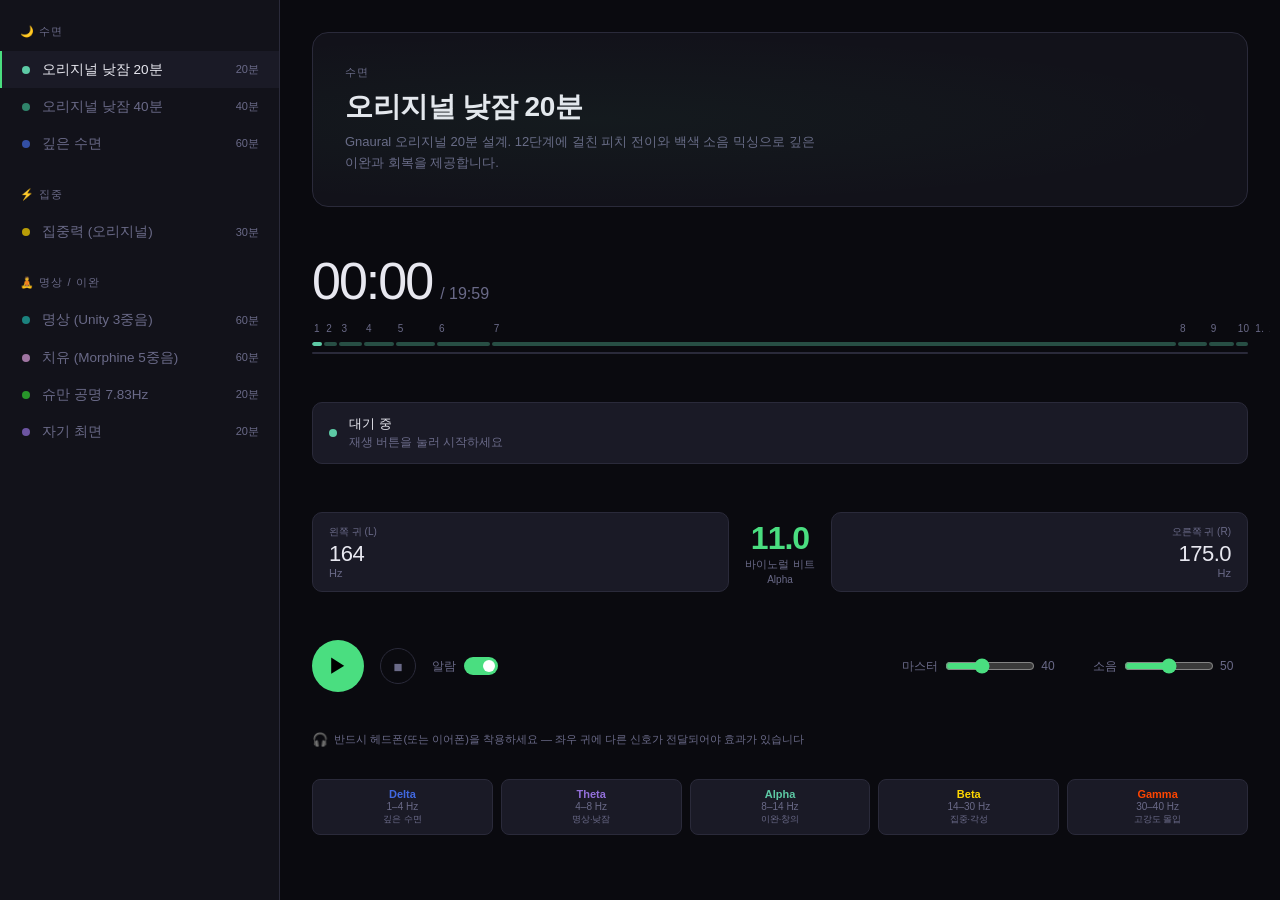
<file: binaural-beats.html>
<!DOCTYPE html>
<html lang="ko">
<head>
<meta charset="UTF-8">
<meta name="viewport" content="width=device-width, initial-scale=1.0">
<title>Binaural Beats</title>
<style>
*{box-sizing:border-box;margin:0;padding:0}
:root{
  --bg:#0a0a0f;
  --surface:#12121a;
  --surface2:#1a1a26;
  --border:#2a2a3a;
  --text:#e8e8f0;
  --muted:#6a6a88;
  --accent:#4ade80;
}
body{background:var(--bg);color:var(--text);font-family:'SF Pro Display',-apple-system,BlinkMacSystemFont,'Segoe UI',sans-serif;min-height:100vh;padding:0}

/* Layout */
.app{display:grid;grid-template-columns:280px 1fr;min-height:100vh}
.sidebar{background:var(--surface);border-right:1px solid var(--border);padding:1.5rem 0;overflow-y:auto}
.main{padding:2rem;display:flex;flex-direction:column;gap:1.5rem}

/* Sidebar */
.sidebar-title{font-size:11px;letter-spacing:.1em;color:var(--muted);text-transform:uppercase;padding:0 1.25rem;margin-bottom:.75rem}
.category{margin-bottom:1.5rem}
.preset-btn{width:100%;text-align:left;background:none;border:none;cursor:pointer;padding:.6rem 1.25rem;display:flex;align-items:center;gap:.75rem;color:var(--muted);font-size:13.5px;transition:all .15s;border-left:2px solid transparent}
.preset-btn:hover{color:var(--text);background:var(--surface2)}
.preset-btn.active{color:var(--text);border-left-color:var(--accent);background:var(--surface2)}
.preset-btn .dot{width:8px;height:8px;border-radius:50%;flex-shrink:0;opacity:.7}
.preset-btn.active .dot{opacity:1}
.preset-btn .pname{flex:1;font-weight:500}
.preset-btn .pdur{font-size:11px;color:var(--muted)}

/* Now playing card */
.now-playing{background:var(--surface);border:1px solid var(--border);border-radius:16px;padding:2rem;position:relative;overflow:hidden}
.np-wave{position:absolute;inset:0;opacity:.04;background:radial-gradient(ellipse at 30% 50%, var(--accent) 0%, transparent 70%);pointer-events:none}
.np-category{font-size:11px;letter-spacing:.1em;text-transform:uppercase;color:var(--muted);margin-bottom:.5rem}
.np-name{font-size:28px;font-weight:600;letter-spacing:-.5px;margin-bottom:.4rem}
.np-desc{font-size:13px;color:var(--muted);line-height:1.6;max-width:480px}

/* Timer */
.timer-block{display:flex;align-items:baseline;gap:.5rem;margin:1.5rem 0 1rem}
.timer-elapsed{font-size:52px;font-weight:300;letter-spacing:-2px;font-variant-numeric:tabular-nums;line-height:1}
.timer-total{font-size:16px;color:var(--muted)}

/* Progress */
.progress-wrap{margin-bottom:1.5rem}
.phase-labels{display:flex;margin-bottom:.5rem;gap:2px}
.phase-seg-label{font-size:10px;color:var(--muted);overflow:hidden;white-space:nowrap;text-overflow:ellipsis}
.phase-bar{display:flex;height:4px;border-radius:2px;overflow:hidden;gap:2px;margin-bottom:.4rem}
.phase-seg{border-radius:2px;transition:opacity .3s}
.phase-seg.active{opacity:1!important}
.progress-track{height:2px;background:var(--border);border-radius:1px;position:relative;overflow:hidden}
.progress-fill{height:100%;background:var(--accent);border-radius:1px;width:0%;transition:width .9s linear}

/* Freq display */
.freq-row{display:grid;grid-template-columns:1fr auto 1fr;gap:1rem;align-items:center;margin-bottom:1.5rem}
.freq-card{background:var(--surface2);border:1px solid var(--border);border-radius:10px;padding:.75rem 1rem}
.freq-card .fl{font-size:10px;color:var(--muted);margin-bottom:2px}
.freq-card .fv{font-size:22px;font-weight:500;font-variant-numeric:tabular-nums;letter-spacing:-.5px}
.freq-card .fu{font-size:11px;color:var(--muted)}
.beat-badge{text-align:center}
.beat-badge .bv{font-size:32px;font-weight:600;color:var(--accent);font-variant-numeric:tabular-nums;letter-spacing:-1px}
.beat-badge .bl{font-size:11px;color:var(--muted)}
.beat-badge .bw{font-size:10px;color:var(--muted);margin-top:2px}

/* Phase indicator */
.phase-indicator{background:var(--surface2);border:1px solid var(--border);border-radius:10px;padding:.75rem 1rem;display:flex;align-items:center;gap:.75rem;margin-bottom:1.5rem}
.ph-dot{width:8px;height:8px;border-radius:50%;flex-shrink:0;transition:background .5s}
.ph-name{font-size:13px;font-weight:500}
.ph-desc{font-size:12px;color:var(--muted);margin-top:1px}

/* Controls */
.controls{display:flex;align-items:center;gap:1rem}
.btn-play{background:var(--accent);color:#000;border:none;border-radius:50%;width:52px;height:52px;cursor:pointer;display:flex;align-items:center;justify-content:center;font-size:20px;transition:transform .1s,opacity .1s;flex-shrink:0}
.btn-play:hover{opacity:.9}
.btn-play:active{transform:scale(.95)}
.btn-stop{background:none;border:1px solid var(--border);color:var(--muted);border-radius:50%;width:36px;height:36px;cursor:pointer;display:flex;align-items:center;justify-content:center;font-size:15px;transition:all .15s}
.btn-stop:hover{border-color:var(--text);color:var(--text)}
.vol-wrap{display:flex;align-items:center;gap:.5rem;margin-left:auto}
.vol-wrap label{font-size:12px;color:var(--muted)}
.vol-wrap input[type=range]{width:90px;accent-color:var(--accent)}
.vol-wrap span{font-size:12px;color:var(--muted);min-width:28px}
.alarm-wrap{display:flex;align-items:center;gap:.5rem}
.alarm-wrap label{font-size:12px;color:var(--muted)}
.toggle{width:34px;height:18px;border-radius:9px;border:none;cursor:pointer;position:relative;background:var(--border);transition:background .2s;flex-shrink:0}
.toggle.on{background:var(--accent)}
.toggle::after{content:'';position:absolute;top:3px;left:3px;width:12px;height:12px;border-radius:50%;background:#fff;transition:left .2s}
.toggle.on::after{left:19px}
.notice{font-size:11px;color:var(--muted);margin-top:1rem;display:flex;align-items:center;gap:.4rem}
.notice::before{content:'🎧';font-size:13px}

/* Brainwave legend */
.bw-legend{display:grid;grid-template-columns:repeat(5,1fr);gap:8px;margin-top:.5rem}
.bw-item{background:var(--surface2);border:1px solid var(--border);border-radius:8px;padding:.5rem .6rem;text-align:center}
.bw-item .bn{font-size:11px;font-weight:600;margin-bottom:1px}
.bw-item .bf{font-size:10px;color:var(--muted)}
.bw-item .bb{font-size:9px;color:var(--muted);margin-top:1px}

@media(max-width:680px){
  .app{grid-template-columns:1fr;grid-template-rows:auto 1fr}
  .sidebar{border-right:none;border-bottom:1px solid var(--border);display:flex;flex-direction:column;padding:1rem}
  .category{margin-bottom:.75rem}
  .preset-btn{padding:.5rem .75rem;font-size:13px}
  .bw-legend{grid-template-columns:repeat(5,1fr)}
  .freq-row{gap:.5rem}
}
</style>
</head>
<body>
<div class="app">

<!-- SIDEBAR -->
<aside class="sidebar">
  <div class="category">
    <div class="sidebar-title">🌙 수면</div>
    <button class="preset-btn active" data-preset="powernap" onclick="selectPreset(this)">
      <span class="dot" style="background:#5DCAA5"></span>
      <span class="pname">오리지널 낮잠 20분</span>
      <span class="pdur">20분</span>
    </button>
    <button class="preset-btn" data-preset="powernap40" onclick="selectPreset(this)">
      <span class="dot" style="background:#3cb38d"></span>
      <span class="pname">오리지널 낮잠 40분</span>
      <span class="pdur">40분</span>
    </button>
    <button class="preset-btn" data-preset="sleep" onclick="selectPreset(this)">
      <span class="dot" style="background:#4169E1"></span>
      <span class="pname">깊은 수면</span>
      <span class="pdur">60분</span>
    </button>
  </div>
  <div class="category">
    <div class="sidebar-title">⚡ 집중</div>
    <button class="preset-btn" data-preset="focus" onclick="selectPreset(this)">
      <span class="dot" style="background:#FFD700"></span>
      <span class="pname">집중력 (오리지널)</span>
      <span class="pdur">30분</span>
    </button>
  </div>
  <div class="category">
    <div class="sidebar-title">🧘 명상 / 이완</div>
    <button class="preset-btn" data-preset="meditation_unity" onclick="selectPreset(this)">
      <span class="dot" style="background:#20B2AA"></span>
      <span class="pname">명상 (Unity 3중음)</span>
      <span class="pdur">60분</span>
    </button>
    <button class="preset-btn" data-preset="healing_morphine" onclick="selectPreset(this)">
      <span class="dot" style="background:#DDA0DD"></span>
      <span class="pname">치유 (Morphine 5중음)</span>
      <span class="pdur">60분</span>
    </button>
    <button class="preset-btn" data-preset="schumann" onclick="selectPreset(this)">
      <span class="dot" style="background:#32CD32"></span>
      <span class="pname">슈만 공명 7.83Hz</span>
      <span class="pdur">20분</span>
    </button>
    <button class="preset-btn" data-preset="hypnosis" onclick="selectPreset(this)">
      <span class="dot" style="background:#9370DB"></span>
      <span class="pname">자기 최면</span>
      <span class="pdur">20분</span>
    </button>
  </div>
</aside>

<!-- MAIN -->
<main class="main">
  <div class="now-playing">
    <div class="np-wave"></div>
    <div class="np-category" id="np-category">수면</div>
    <div class="np-name" id="np-name">오리지널 낮잠 20분</div>
    <div class="np-desc" id="np-desc">Gnaural 오리지널 20분 설계. 12단계에 걸친 피치 전이와 백색 소음 믹싱으로 깊은 이완과 회복을 제공합니다.</div>
  </div>

  <!-- Timer -->
  <div>
    <div class="timer-block">
      <div class="timer-elapsed" id="elapsed">00:00</div>
      <div class="timer-total" id="timer-total">/ 20:00</div>
    </div>
    <div class="progress-wrap">
      <div class="phase-labels" id="phase-labels"></div>
      <div class="phase-bar" id="phase-bar"></div>
      <div class="progress-track"><div class="progress-fill" id="prog"></div></div>
    </div>
  </div>

  <!-- Phase indicator -->
  <div class="phase-indicator">
    <div class="ph-dot" id="ph-dot" style="background:#5DCAA5"></div>
    <div>
      <div class="ph-name" id="ph-name">대기 중</div>
      <div class="ph-desc" id="ph-desc">재생 버튼을 눌러 시작하세요</div>
    </div>
  </div>

  <!-- Freq display -->
  <div class="freq-row">
    <div class="freq-card">
      <div class="fl">왼쪽 귀 (L)</div>
      <div class="fv" id="freq-l">164</div>
      <div class="fu">Hz</div>
    </div>
    <div class="beat-badge">
      <div class="bv" id="freq-beat">11.0</div>
      <div class="bl">바이노럴 비트</div>
      <div class="bw" id="bw-type">Alpha</div>
    </div>
    <div class="freq-card" style="text-align:right">
      <div class="fl">오른쪽 귀 (R)</div>
      <div class="fv" id="freq-r">175</div>
      <div class="fu">Hz</div>
    </div>
  </div>

  <!-- Controls -->
  <div class="controls">
    <button class="btn-play" id="btn-play" onclick="togglePlay()" aria-label="재생/일시정지">▶</button>
    <button class="btn-stop" onclick="stopAll()" aria-label="정지">■</button>
    <div class="alarm-wrap">
      <label>알람</label>
      <button class="toggle on" id="alarm-toggle" onclick="toggleAlarm()" aria-label="알람 켜기/끄기"></button>
    </div>
    <div class="vol-wrap" style="gap:1.5rem">
      <div style="display:flex;align-items:center;gap:0.4rem">
        <label for="vol">마스터</label>
        <input type="range" id="vol" min="0" max="100" value="40" step="1" oninput="setVol(this.value)">
        <span id="vol-out">40</span>
      </div>
      <div style="display:flex;align-items:center;gap:0.4rem">
        <label for="vol-noise">소음</label>
        <input type="range" id="vol-noise" min="0" max="100" value="50" step="1" oninput="setNoiseVol(this.value)">
        <span id="vol-noise-out">50</span>
      </div>
    </div>
  </div>

  <div class="notice">반드시 헤드폰(또는 이어폰)을 착용하세요 — 좌우 귀에 다른 신호가 전달되어야 효과가 있습니다</div>

  <!-- Brainwave legend -->
  <div class="bw-legend">
    <div class="bw-item"><div class="bn" style="color:#4169E1">Delta</div><div class="bf">1–4 Hz</div><div class="bb">깊은 수면</div></div>
    <div class="bw-item"><div class="bn" style="color:#9370DB">Theta</div><div class="bf">4–8 Hz</div><div class="bb">명상·낮잠</div></div>
    <div class="bw-item"><div class="bn" style="color:#5DCAA5">Alpha</div><div class="bf">8–14 Hz</div><div class="bb">이완·창의</div></div>
    <div class="bw-item"><div class="bn" style="color:#FFD700">Beta</div><div class="bf">14–30 Hz</div><div class="bb">집중·각성</div></div>
    <div class="bw-item"><div class="bn" style="color:#FF4500">Gamma</div><div class="bf">30–40 Hz</div><div class="bb">고강도 몰입</div></div>
  </div>
</main>
</div>

<script>
const PRESETS = {
  powernap:{
    name:'오리지널 낮잠 20분', category:'수면', color:'#5DCAA5',
    desc:'Gnaural 오리지널 20분 설계. 12단계에 걸친 피치 전이와 백색 소음 믹싱으로 깊은 이완과 회복을 제공합니다.',
    phases:[
      {name:'입면 시작', desc:'Alpha 11Hz ➔ 8.8Hz로 빠르게 이완 유도', dur:13.17, noiseVol:0.1, voices:[{pitchStart:164.0, pitchEnd:163.349, freqStart:10.991, freqEnd:8.80596, volume:0.515339*1.5}]},
      {name:'이완 심화', desc:'8.8Hz ➔ 7Hz로 낮잠 준비', dur:16.76, noiseVol:0.1, voices:[{pitchStart:163.349, pitchEnd:162.52, freqStart:8.80596, freqEnd:6.99479, volume:0.520837*1.5}]},
      {name:'수면 진입', desc:'7Hz ➔ 5.2Hz 세타파 입면', dur:28.99, noiseVol:0.1, voices:[{pitchStart:162.52, pitchEnd:161.04, freqStart:6.99479, freqEnd:5.22245, volume:0.527834*1.5}]},
      {name:'얕은 수면', desc:'5.2Hz ➔ 4.4Hz 깊은 휴식 유도', dur:38.06, noiseVol:0.1, voices:[{pitchStart:161.04, pitchEnd:159.204, freqStart:5.22245, freqEnd:4.39666, volume:0.539935*1.5}]},
      {name:'세타 휴식', desc:'4.4Hz ➔ 4.15Hz 뇌파 안정화', dur:50.29, noiseVol:0.1, voices:[{pitchStart:159.204, pitchEnd:156.717, freqStart:4.39666, freqEnd:4.1511, volume:0.555823*1.5}]},
      {name:'수면 유지', desc:'4.15Hz ➔ 4Hz 깊은 세타 수면 돌입', dur:67.92, noiseVol:0.1, voices:[{pitchStart:156.717, pitchEnd:153.359, freqStart:4.1511, freqEnd:4.00, volume:0.576815*1.5}]},
      {name:'낮잠 상태', desc:'4Hz 깊은 세타 수면 유지 (핵심 단계)', dur:877.02, noiseVol:0.1, voices:[{pitchStart:153.359, pitchEnd:110.0, freqStart:4.00, freqEnd:4.00, volume:0.605162*1.5}]},
      {name:'얕은 각성', desc:'기저 주파수 변화로 뇌를 깨우기 시작', dur:36.79, noiseVol:0.1, voices:[{pitchStart:110.0, pitchEnd:129.11, freqStart:4.00, freqEnd:4.15692, volume:0.971179}]},
      {name:'의식 상승', desc:'세타 ➔ 알파파 상승 준비', dur:32.26, noiseVol:0.1, voices:[{pitchStart:129.11, pitchEnd:145.87, freqStart:4.15692, freqEnd:5.05209, volume:0.986534}]},
      {name:'알파 활성', desc:'5Hz ➔ 6.8Hz 가벼운 각성', dur:19.81, noiseVol:0.1, voices:[{pitchStart:145.87, pitchEnd:156.16, freqStart:5.05209, freqEnd:6.83576, volume:1.0}]},
      {name:'기상 유도', desc:'6.8Hz ➔ 9.8Hz 두뇌 회전 준비', dur:15.09, noiseVol:0.1, voices:[{pitchStart:156.16, pitchEnd:164.0, freqStart:6.83576, freqEnd:9.81165, volume:0.73053}]},
      {name:'완전 기상', desc:'마무리 9.81Hz 기상', dur:3.77, noiseVol:0.1, voices:[{pitchStart:164.0, pitchEnd:164.0, freqStart:9.81165, freqEnd:9.81165, volume:0.515339*1.5}]}
    ]
  },
  powernap40:{
    name:'오리지널 낮잠 40분', category:'수면', color:'#3cb38d',
    desc:'Gnaural 오리지널 설계를 40분으로 확장. 12단계에 걸친 피치 전이와 백색 소음 믹싱으로 깊은 이완과 회복을 제공합니다.',
    phases:[
      {name:'입면 시작', desc:'Alpha 11Hz ➔ 8.8Hz로 빠르게 이완 유도', dur:13.17*2, noiseVol:0.1, voices:[{pitchStart:164.0, pitchEnd:163.349, freqStart:10.991, freqEnd:8.80596, volume:0.515339*1.5}]},
      {name:'이완 심화', desc:'8.8Hz ➔ 7Hz로 낮잠 준비', dur:16.76*2, noiseVol:0.1, voices:[{pitchStart:163.349, pitchEnd:162.52, freqStart:8.80596, freqEnd:6.99479, volume:0.520837*1.5}]},
      {name:'수면 진입', desc:'7Hz ➔ 5.2Hz 세타파 입면', dur:28.99*2, noiseVol:0.1, voices:[{pitchStart:162.52, pitchEnd:161.04, freqStart:6.99479, freqEnd:5.22245, volume:0.527834*1.5}]},
      {name:'얕은 수면', desc:'5.2Hz ➔ 4.4Hz 깊은 휴식 유도', dur:38.06*2, noiseVol:0.1, voices:[{pitchStart:161.04, pitchEnd:159.204, freqStart:5.22245, freqEnd:4.39666, volume:0.539935*1.5}]},
      {name:'세타 휴식', desc:'4.4Hz ➔ 4.15Hz 뇌파 안정화', dur:50.29*2, noiseVol:0.1, voices:[{pitchStart:159.204, pitchEnd:156.717, freqStart:4.39666, freqEnd:4.1511, volume:0.555823*1.5}]},
      {name:'수면 유지', desc:'4.15Hz ➔ 4Hz 깊은 세타 수면 돌입', dur:67.92*2, noiseVol:0.1, voices:[{pitchStart:156.717, pitchEnd:153.359, freqStart:4.1511, freqEnd:4.00, volume:0.576815*1.5}]},
      {name:'낮잠 상태', desc:'4Hz 깊은 세타 수면 유지 (핵심 단계)', dur:877.02*2, noiseVol:0.1, voices:[{pitchStart:153.359, pitchEnd:110.0, freqStart:4.00, freqEnd:4.00, volume:0.605162*1.5}]},
      {name:'얕은 각성', desc:'기저 주파수 변화로 뇌를 깨우기 시작', dur:36.79*2, noiseVol:0.1, voices:[{pitchStart:110.0, pitchEnd:129.11, freqStart:4.00, freqEnd:4.15692, volume:0.971179}]},
      {name:'의식 상승', desc:'세타 ➔ 알파파 상승 준비', dur:32.26*2, noiseVol:0.1, voices:[{pitchStart:129.11, pitchEnd:145.87, freqStart:4.15692, freqEnd:5.05209, volume:0.986534}]},
      {name:'알파 활성', desc:'5Hz ➔ 6.8Hz 가벼운 각성', dur:19.81*2, noiseVol:0.1, voices:[{pitchStart:145.87, pitchEnd:156.16, freqStart:5.05209, freqEnd:6.83576, volume:1.0}]},
      {name:'기상 유도', desc:'6.8Hz ➔ 9.8Hz 두뇌 회전 준비', dur:15.09*2, noiseVol:0.1, voices:[{pitchStart:156.16, pitchEnd:164.0, freqStart:6.83576, freqEnd:9.81165, volume:0.73053}]},
      {name:'완전 기상', desc:'마무리 9.81Hz 기상', dur:3.77*2, noiseVol:0.1, voices:[{pitchStart:164.0, pitchEnd:164.0, freqStart:9.81165, freqEnd:9.81165, volume:0.515339*1.5}]}
    ]
  },
  sleep:{
    name:'깊은 수면', category:'수면', color:'#4169E1',
    desc:'Beta에서 Delta까지 천천히 내려가는 60분 세션. 밤잠 입면을 도와줍니다. 잠들기 전 재생하고 알람 없이 사용하세요.',
    phases:[
      {name:'이완 시작',desc:'Alpha — 몸과 마음을 이완합니다',color:'#6495ED',dur:10*60,noiseVol:0.15,voices:[{pitchStart:280,pitchEnd:280,freqStart:12,freqEnd:8,volume:0.6}]},
      {name:'졸음 유도',desc:'Theta — 수면 직전 상태로 진입합니다',color:'#4169E1',dur:20*60,noiseVol:0.2,voices:[{pitchStart:280,pitchEnd:280,freqStart:8,freqEnd:4,volume:0.65}]},
      {name:'깊은 수면',desc:'Delta — 깊은 수면 상태를 유지합니다',color:'#1C3A8A',dur:30*60,noiseVol:0.25,voices:[{pitchStart:280,pitchEnd:280,freqStart:4,freqEnd:1.5,volume:0.6}]}
    ]
  },
  focus:{
    name:'집중력 (오리지널)', category:'집중', color:'#FFD700',
    desc:'432Hz 웰니스 피치 스케일 바탕음과 백색 소음 믹싱으로 업무/학습 집중도를 높입니다.',
    phases:[
      {name:'워밍업',desc:'Alpha➔Beta — 두뇌를 서서히 깨웁니다',color:'#FFE55C',dur:5*60,noiseVol:0.3,voices:[{pitchStart:432.0,pitchEnd:432.0,freqStart:10,freqEnd:15,volume:0.6}]},
      {name:'집중 유지',desc:'Beta 15Hz — 안정적인 집중 상태',color:'#FFD700',dur:20*60,noiseVol:0.3,voices:[{pitchStart:432.0,pitchEnd:432.0,freqStart:15,freqEnd:15,volume:0.65}]},
      {name:'마무리',desc:'Beta➔Alpha — 부드럽게 마무리합니다',color:'#C8A800',dur:5*60,noiseVol:0.3,voices:[{pitchStart:432.0,pitchEnd:432.0,freqStart:15,freqEnd:10,volume:0.6}]}
    ]
  },
  meditation_unity:{
    name:'명상 (Unity 3중음)', category:'명상 / 이완', color:'#20B2AA',
    desc:'3개의 바이노럴 비트 보이스(3.7Hz, 2.5Hz, 5.9Hz)가 동시에 작용하여 깊은 입체적 이완 상태를 제공합니다.',
    phases:[
      {
        name:'깊은 이완',
        desc:'Delta 및 Theta 3중 주파수 동조 상태',
        color:'#20B2AA',
        dur:60*60,
        noiseVol:0.4,
        voices:[
          {pitchStart:432.0, pitchEnd:432.0, freqStart:3.7, freqEnd:3.7, volume:0.6},
          {pitchStart:513.7, pitchEnd:513.7, freqStart:2.5, freqEnd:2.5, volume:0.6},
          {pitchStart:647.3, pitchEnd:647.3, freqStart:5.9, freqEnd:5.9, volume:0.6}
        ]
      }
    ]
  },
  healing_morphine:{
    name:'치유 (Morphine 5중음)', category:'명상 / 이완', color:'#DDA0DD',
    desc:'5개의 보이스가 동시에 작용하여 몸과 마음에 부드러운 하모니를 공급하고 긴장을 해소합니다.',
    phases:[
      {
        name:'통증 완화 및 치유',
        desc:'15Hz에서 0.5Hz까지 다양한 진동 자극 동시 적용',
        color:'#DDA0DD',
        dur:60*60,
        noiseVol:0.4,
        voices:[
          {pitchStart:432.0, pitchEnd:432.0, freqStart:15, freqEnd:0.5, volume:0.5},
          {pitchStart:513.7, pitchEnd:513.7, freqStart:10, freqEnd:10, volume:0.5},
          {pitchStart:647.3, pitchEnd:647.3, freqStart:9,  freqEnd:9,  volume:0.5},
          {pitchStart:769.7, pitchEnd:769.7, freqStart:7.5,freqEnd:7.5,volume:0.5},
          {pitchStart:864.0, pitchEnd:864.0, freqStart:38, freqEnd:38, volume:0.5}
        ]
      }
    ]
  },
  schumann:{
    name:'슈만 공명 7.83Hz', category:'명상 / 이완', color:'#32CD32',
    desc:'지구의 고유 전자기 공명 주파수(7.83Hz) 동조. 432Hz 웰니스 피치와 백색 소음 믹싱.',
    phases:[
      {name:'동조',desc:'Alpha → 슈만 — 7.83Hz에 맞춰갑니다',color:'#90EE90',dur:5*60,noiseVol:0.35,voices:[{pitchStart:432.0,pitchEnd:432.0,freqStart:12,freqEnd:7.83,volume:0.6}]},
      {name:'공명 유지',desc:'Schumann 7.83Hz — 지구 주파수와 동조',color:'#32CD32',dur:12*60,noiseVol:0.4,voices:[{pitchStart:432.0,pitchEnd:432.0,freqStart:7.83,freqEnd:7.83,volume:0.65}]},
      {name:'안정화',desc:'7.83Hz 유지 — 충분히 흡수합니다',color:'#228B22',dur:3*60,noiseVol:0.35,voices:[{pitchStart:432.0,pitchEnd:432.0,freqStart:7.83,freqEnd:7.83,volume:0.6}]}
    ]
  },
  hypnosis:{
    name:'자기 최면 (Self Hypnosis)', category:'명상 / 이완', color:'#9370DB',
    desc:'이완 ➔ 최면 유도 ➔ 각성의 3단계 자기 최면 세션. 백색 소음 믹싱.',
    phases:[
      {name:'긴장 완화',desc:'Alpha ➔ Theta로 긴장을 풉니다',color:'#C39BD3',dur:5*60,noiseVol:0.3,voices:[{pitchStart:432.0,pitchEnd:432.0,freqStart:12,freqEnd:4,volume:0.6}]},
      {name:'최면 상태',desc:'Theta 4Hz 고정 — 잠재의식 활성화',color:'#9370DB',dur:10*60,noiseVol:0.3,voices:[{pitchStart:432.0,pitchEnd:432.0,freqStart:4,freqEnd:4,volume:0.65}]},
      {name:'각성',desc:'Theta ➔ Alpha — 정신을 맑게 깨웁니다',color:'#6A0DAD',dur:5*60,noiseVol:0.3,voices:[{pitchStart:432.0,pitchEnd:432.0,freqStart:4,freqEnd:12,volume:0.6}]}
    ]
  }
};

function getBwName(hz){
  if(hz<4) return 'Delta';
  if(hz<8) return 'Theta';
  if(hz<14) return 'Alpha';
  if(hz<30) return 'Beta';
  return 'Gamma';
}

let currentPreset=PRESETS.powernap;
let ctx=null, merger=null, gainNode=null;
let noiseNode=null, noiseGainNode=null;
let activeVoices=[];
let running=false,startTime=0,elapsed=0,animId=null,prevPhaseIdx=-1;
let alarmOn=true;
let noiseMasterVolScale=0.5;

function buildPhaseBar(preset){
  const total=preset.phases.reduce((s,p)=>s+p.dur,0);
  const bar=document.getElementById('phase-bar');
  const labels=document.getElementById('phase-labels');
  bar.innerHTML='';labels.innerHTML='';
  preset.phases.forEach((ph,i)=>{
    const pct=(ph.dur/total*100).toFixed(2)+'%';
    const seg=document.createElement('div');
    seg.className='phase-seg';seg.id='seg-'+i;
    seg.style.cssText=`flex:0 0 ${pct};background:${ph.color || preset.color};opacity:${i===0?1:0.35}`;
    bar.appendChild(seg);
    const lbl=document.createElement('div');
    lbl.className='phase-seg-label';lbl.style.cssText=`flex:0 0 ${pct};padding-left:2px`;
    lbl.textContent=preset.phases.length > 5 ? (i+1) : ph.name;
    labels.appendChild(lbl);
  });
}

function selectPreset(btn){
  document.querySelectorAll('.preset-btn').forEach(b=>b.classList.remove('active'));
  btn.classList.add('active');
  const key=btn.dataset.preset;
  currentPreset=PRESETS[key];
  stopAll();
  elapsed=0;
  prevPhaseIdx=-1;
  updateStaticUI();
}

function updateStaticUI(){
  const p=currentPreset;
  const total=p.phases.reduce((s,ph)=>s+ph.dur,0);
  const totalMin=Math.floor(total/60);
  const totalSec=String(Math.floor(total%60)).padStart(2,'0');
  document.getElementById('np-category').textContent=p.category;
  document.getElementById('np-name').textContent=p.name;
  document.getElementById('np-desc').textContent=p.desc;
  document.getElementById('timer-total').textContent=`/ ${totalMin}:${totalSec}`;
  document.getElementById('elapsed').textContent='00:00';
  document.getElementById('prog').style.width='0%';
  document.getElementById('ph-name').textContent='대기 중';
  document.getElementById('ph-desc').textContent='재생 버튼을 눌러 시작하세요';
  document.getElementById('ph-dot').style.background=p.color;
  
  const ph0 = p.phases[0];
  const v0 = ph0.voices[0];
  document.getElementById('freq-beat').textContent=v0.freqStart.toFixed(1);
  document.getElementById('freq-l').textContent=v0.pitchStart.toFixed(0);
  document.getElementById('freq-r').textContent=(v0.pitchStart+v0.freqStart).toFixed(1);
  document.getElementById('bw-type').textContent=getBwName(v0.freqStart);
  buildPhaseBar(p);
}

function getPhaseAt(t){
  let acc=0;
  for(let i=0;i<currentPreset.phases.length;i++){
    const ph=currentPreset.phases[i];
    if(t<acc+ph.dur) return {ph,idx:i,local:t-acc};
    acc+=ph.dur;
  }
  const last=currentPreset.phases[currentPreset.phases.length-1];
  return {ph:last,idx:currentPreset.phases.length-1,local:last.dur};
}

function initAudio(){
  ctx=new(window.AudioContext||window.webkitAudioContext)();
  merger=ctx.createChannelMerger(2);
  gainNode=ctx.createGain();
  gainNode.gain.value=parseFloat(document.getElementById('vol').value)/100*0.3;
  merger.connect(gainNode);
  gainNode.connect(ctx.destination);
  
  createWhiteNoise();
}

function createWhiteNoise() {
  const bufferSize = 2 * ctx.sampleRate;
  const noiseBuffer = ctx.createBuffer(1, bufferSize, ctx.sampleRate);
  const output = noiseBuffer.getChannelData(0);
  for (let i = 0; i < bufferSize; i++) {
    output[i] = Math.random() * 2 - 1;
  }
  
  noiseNode = ctx.createBufferSource();
  noiseNode.buffer = noiseBuffer;
  noiseNode.loop = true;
  
  noiseGainNode = ctx.createGain();
  noiseGainNode.gain.value = 0;
  
  noiseNode.connect(noiseGainNode);
  noiseGainNode.connect(merger, 0, 0);
  noiseGainNode.connect(merger, 0, 1);
  
  noiseNode.start();
}

function startVoices(voicesData) {
  stopVoices();
  if (!ctx) initAudio();
  else if (ctx.state === 'suspended') ctx.resume();

  activeVoices = voicesData.map(v => {
    const leftOsc = ctx.createOscillator();
    const rightOsc = ctx.createOscillator();
    leftOsc.type = 'sine';
    rightOsc.type = 'sine';

    const lg = ctx.createGain();
    const rg = ctx.createGain();
    
    const targetVol = v.volume || 0.6;
    
    // 팝핑 노이즈 방지: 볼륨을 0에서 시작하여 서서히 페이드 인(Fade-in)
    lg.gain.setValueAtTime(0, ctx.currentTime);
    rg.gain.setValueAtTime(0, ctx.currentTime);

    leftOsc.connect(lg);
    rightOsc.connect(rg);

    lg.connect(merger, 0, 0);
    rg.connect(merger, 0, 1);

    // 새 오실레이터 생성 시 기본 주파수인 440Hz에서 시작하여 음이 미끄러지는 '위우웅' 소리가 나지 않도록, 
    // 즉시 해당 단계의 시작 주파수로 설정해 줍니다.
    leftOsc.frequency.setValueAtTime(v.pitchStart, ctx.currentTime);
    rightOsc.frequency.setValueAtTime(v.pitchStart + v.freqStart, ctx.currentTime);

    const fadeTime = 0.15;
    leftOsc.start();
    rightOsc.start();

    // linearRamp 대신 setTargetAtTime을 사용하여 팝핑 노이즈를 완벽하게 방지하며 페이드 인
    lg.gain.setTargetAtTime(targetVol, ctx.currentTime, 0.03);
    rg.gain.setTargetAtTime(targetVol, ctx.currentTime, 0.03);

    return {
      leftOsc,
      rightOsc,
      lg,
      rg,
      pitchStart: v.pitchStart,
      pitchEnd: v.pitchEnd,
      freqStart: v.freqStart,
      freqEnd: v.freqEnd
    };
  });
}

function stopVoices() {
  if (activeVoices && activeVoices.length > 0) {
    const fadeTime = 0.15;
    const stopTime = ctx ? ctx.currentTime + fadeTime : 0;
    const voicesToStop = [...activeVoices];

    voicesToStop.forEach(v => {
      try {
        if (ctx) {
          // linearRamp 대신 setTargetAtTime을 사용하여 이전 보이스를 서서히 페이드 아웃(Fade-out)
          v.lg.gain.setValueAtTime(v.lg.gain.value, ctx.currentTime);
          v.lg.gain.setTargetAtTime(0, ctx.currentTime, 0.03);
          v.rg.gain.setValueAtTime(v.rg.gain.value, ctx.currentTime);
          v.rg.gain.setTargetAtTime(0, ctx.currentTime, 0.03);
          
          v.leftOsc.stop(stopTime);
          v.rightOsc.stop(stopTime);

          // 0.2초 후(페이드아웃 및 정지 완료 후) 오디오 노드를 완전히 연결 해제하여 가비지 컬렉션 전 글리치 방지
          setTimeout(() => {
            try {
              v.leftOsc.disconnect();
              v.rightOsc.disconnect();
              v.lg.disconnect();
              v.rg.disconnect();
            } catch(e){}
          }, 200);
        } else {
          v.leftOsc.stop();
          v.rightOsc.stop();
        }
      } catch(e){}
    });
    activeVoices = [];
  }
}

function tick(){
  if(!running) return;
  elapsed=(Date.now()-startTime)/1000;
  const total=currentPreset.phases.reduce((s,p)=>s+p.dur,0);
  if(elapsed>=total){
    elapsed=total;
    updateTimerUI(elapsed,total);
    stopAll();
    if(alarmOn) playAlarm();
    document.getElementById('ph-name').textContent='완료!';
    document.getElementById('ph-desc').textContent=`${currentPreset.name} 세션이 끝났습니다`;
    document.getElementById('btn-play').textContent='▶';
    return;
  }
  
  const {ph,idx,local}=getPhaseAt(elapsed);
  
  if(idx!==prevPhaseIdx){
    document.getElementById('ph-name').textContent=ph.name;
    document.getElementById('ph-desc').textContent=ph.desc;
    document.getElementById('ph-dot').style.background=ph.color || currentPreset.color;
    document.querySelectorAll('.phase-seg').forEach((s,i)=>s.style.opacity=i===idx?'1':'0.35');
    
    startVoices(ph.voices);
    prevPhaseIdx=idx;
  }

  const targetNoiseVol = (ph.noiseVol !== undefined ? ph.noiseVol : 0) * 0.2 * noiseMasterVolScale;
  if (noiseGainNode && ctx) {
    noiseGainNode.gain.setTargetAtTime(targetNoiseVol, ctx.currentTime, 0.2);
  }

  if (activeVoices && activeVoices.length > 0 && ctx) {
    activeVoices.forEach((v, vIdx) => {
      const vData = ph.voices[vIdx];
      if (!vData) return;

      const localProg = local / ph.dur;
      const beat = vData.freqStart + (vData.freqEnd - vData.freqStart) * localProg;
      const lf = vData.pitchStart + (vData.pitchEnd - vData.pitchStart) * localProg;
      const rf = lf + beat;

      // 매 16.6ms(프레임)마다 계산된 정밀한 주파수를 직접 대입합니다.
      // setTargetAtTime을 매 프레임마다 계속 호출하면 오디오 스레드 내 파라미터 갱신이 충돌하여 팝핑/지직 소리가 납니다.
      v.leftOsc.frequency.setValueAtTime(lf, ctx.currentTime);
      v.rightOsc.frequency.setValueAtTime(rf, ctx.currentTime);

      if (vIdx === 0) {
        document.getElementById('freq-l').textContent = lf.toFixed(0);
        document.getElementById('freq-beat').textContent = beat.toFixed(1);
        document.getElementById('freq-r').textContent = rf.toFixed(1);
        document.getElementById('bw-type').textContent = getBwName(beat);
      }
    });
  }

  updateTimerUI(elapsed,total);
  animId=requestAnimationFrame(tick);
}

function updateTimerUI(t,total){
  const m=Math.floor(t/60),s=Math.floor(t%60);
  document.getElementById('elapsed').textContent=String(m).padStart(2,'0')+':'+String(s).padStart(2,'0');
  document.getElementById('prog').style.width=(t/total*100).toFixed(2)+'%';
}

function togglePlay(){
  if(!running){
    if(!ctx) initAudio();
    else if(ctx.state==='suspended') ctx.resume();
    const total=currentPreset.phases.reduce((s,p)=>s+p.dur,0);
    if(elapsed>=total) elapsed=0;
    startTime=Date.now()-elapsed*1000;
    running=true;prevPhaseIdx=-1;
    document.getElementById('btn-play').textContent='⏸';
    
    const {ph} = getPhaseAt(elapsed);
    startVoices(ph.voices);
    
    tick();
  } else {
    running=false;
    if(animId) cancelAnimationFrame(animId);
    document.getElementById('btn-play').textContent='▶';
    if(ctx && ctx.state === 'running') ctx.suspend();
  }
}

function stopAll(){
  running=false;
  if(animId) cancelAnimationFrame(animId);
  elapsed=0;prevPhaseIdx=-1;
  document.getElementById('btn-play').textContent='▶';
  document.getElementById('elapsed').textContent='00:00';
  document.getElementById('prog').style.width='0%';
  document.getElementById('ph-name').textContent='대기 중';
  document.getElementById('ph-desc').textContent='재생 버튼을 눌러 시작하세요';
  document.getElementById('ph-dot').style.background=currentPreset.color;
  document.querySelectorAll('.phase-seg').forEach((s,i)=>s.style.opacity=i===0?'1':'0.35');
  
  const ph0=currentPreset.phases[0];
  const v0 = ph0.voices[0];
  document.getElementById('freq-beat').textContent=v0.freqStart.toFixed(1);
  document.getElementById('freq-l').textContent=v0.pitchStart.toFixed(0);
  document.getElementById('freq-r').textContent=(v0.pitchStart+v0.freqStart).toFixed(1);
  document.getElementById('bw-type').textContent=getBwName(v0.freqStart);
  
  stopVoices();
  if (noiseNode) {
    try { noiseNode.stop(); } catch(e){}
    noiseNode = null;
  }
  if (ctx) {
    ctx.close();
    ctx = null;
  }
}

function setVol(v){
  document.getElementById('vol-out').textContent=v;
  if(gainNode) gainNode.gain.value=parseInt(v)/100*0.3;
}

function setNoiseVol(v){
  document.getElementById('vol-noise-out').textContent=v;
  noiseMasterVolScale=parseInt(v)/100;
  if (running && noiseGainNode && ctx) {
    const {ph} = getPhaseAt(elapsed);
    const targetNoiseVol = (ph.noiseVol !== undefined ? ph.noiseVol : 0) * 0.2 * noiseMasterVolScale;
    noiseGainNode.gain.setTargetAtTime(targetNoiseVol, ctx.currentTime, 0.1);
  }
}

function toggleAlarm(){
  alarmOn=!alarmOn;
  const t=document.getElementById('alarm-toggle');
  t.classList.toggle('on',alarmOn);
}

function playAlarm(){
  if(!ctx) return;
  const a=ctx.createOscillator(),g=ctx.createGain();
  a.connect(g);g.connect(ctx.destination);
  a.frequency.value=880;a.type='sine';
  const now=ctx.currentTime;
  [[0,.2,.3],[.8,1,.3],[1.8,2,.3]].forEach(([s,p,v])=>{
    g.gain.setValueAtTime(0,now+s);
    g.gain.linearRampToValueAtTime(v,now+p);
    g.gain.linearRampToValueAtTime(0,now+s+.8);
  });
  a.start();a.stop(now+3);
}

// Init
updateStaticUI();
</script>
</body>
</html>
</file>
